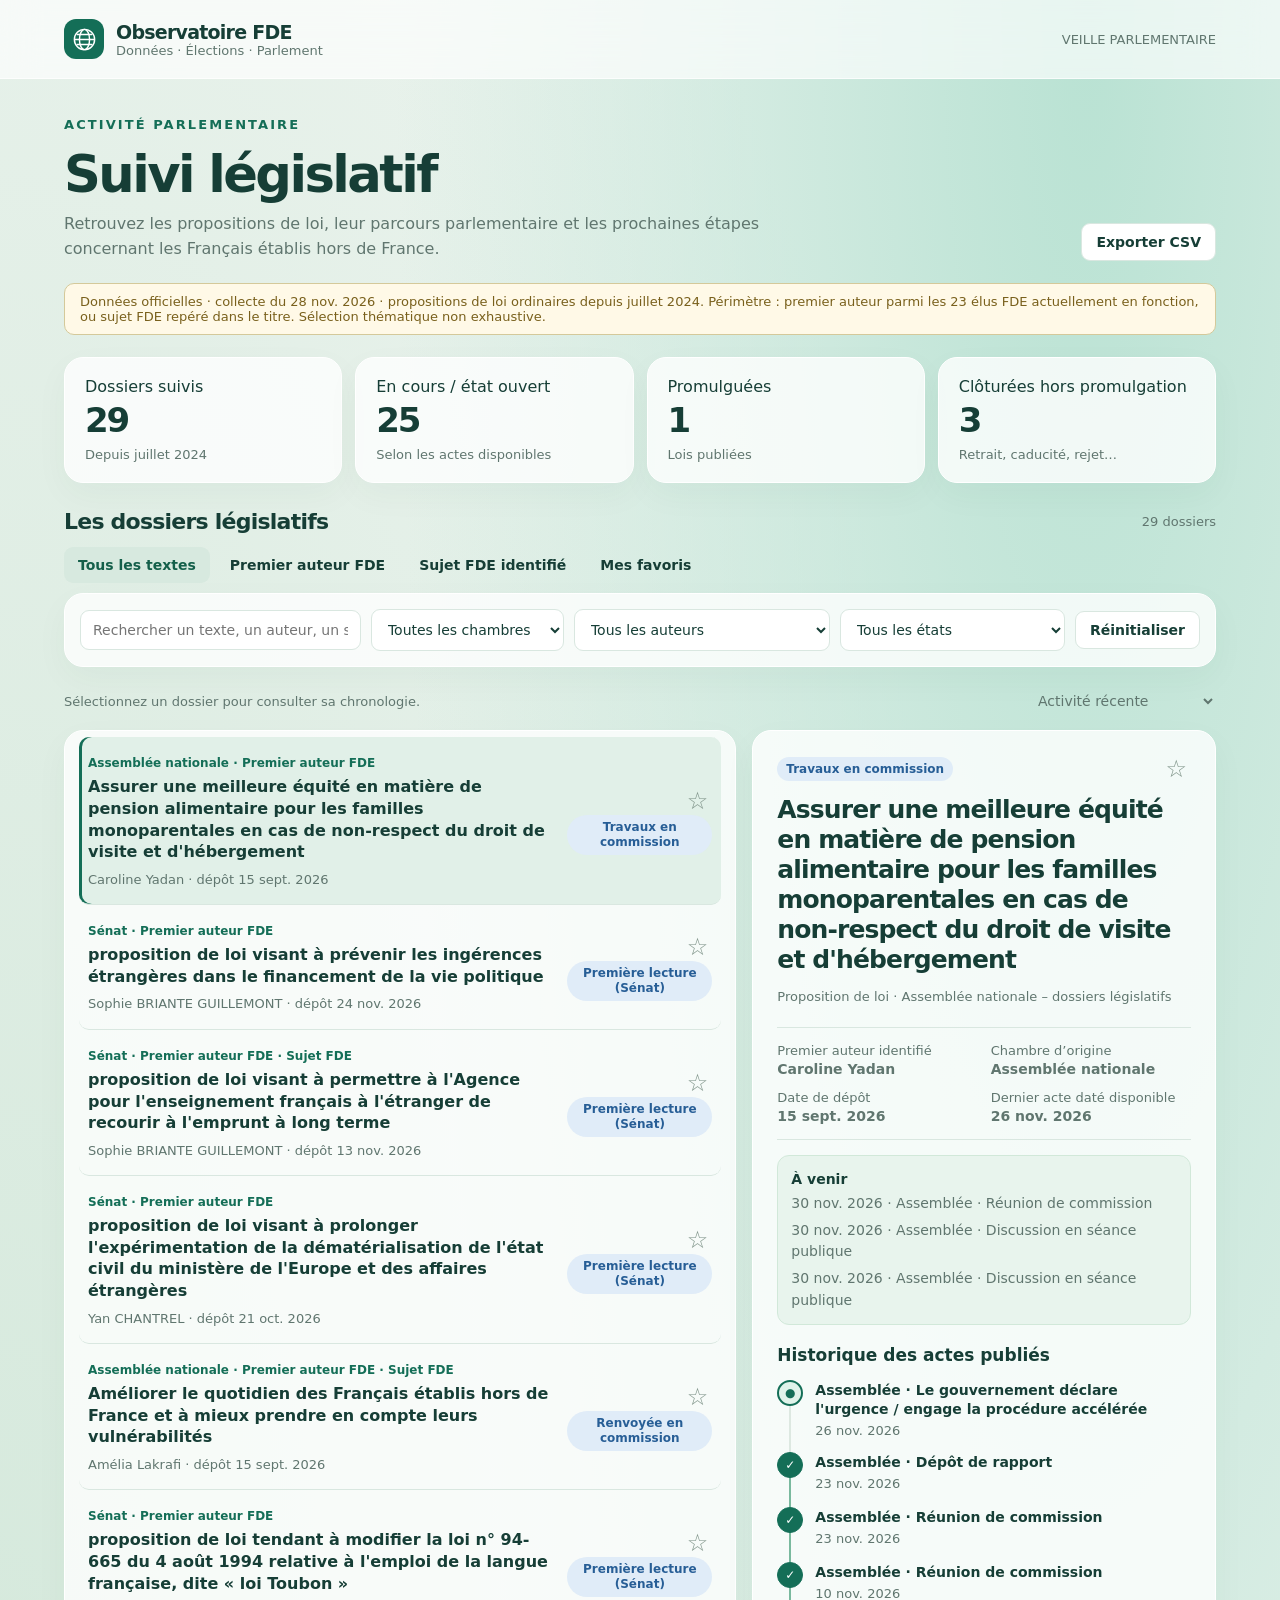
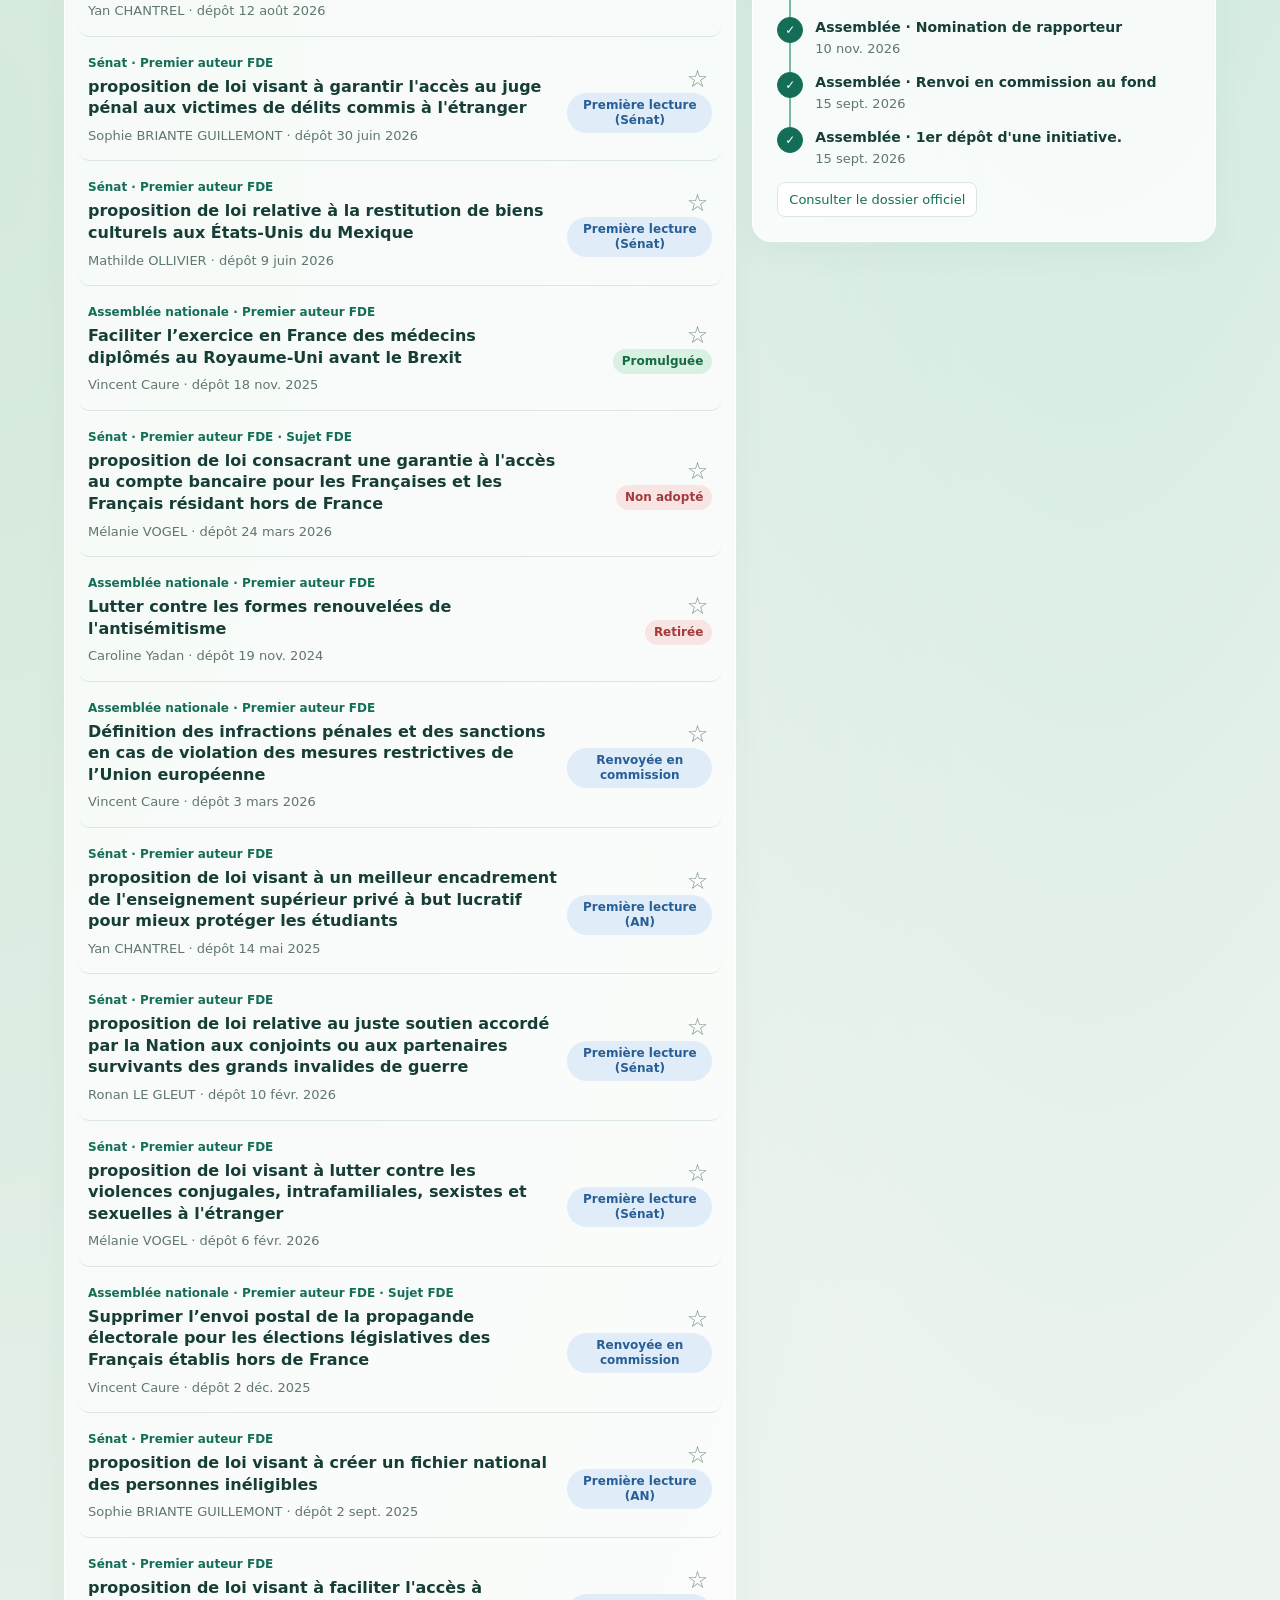
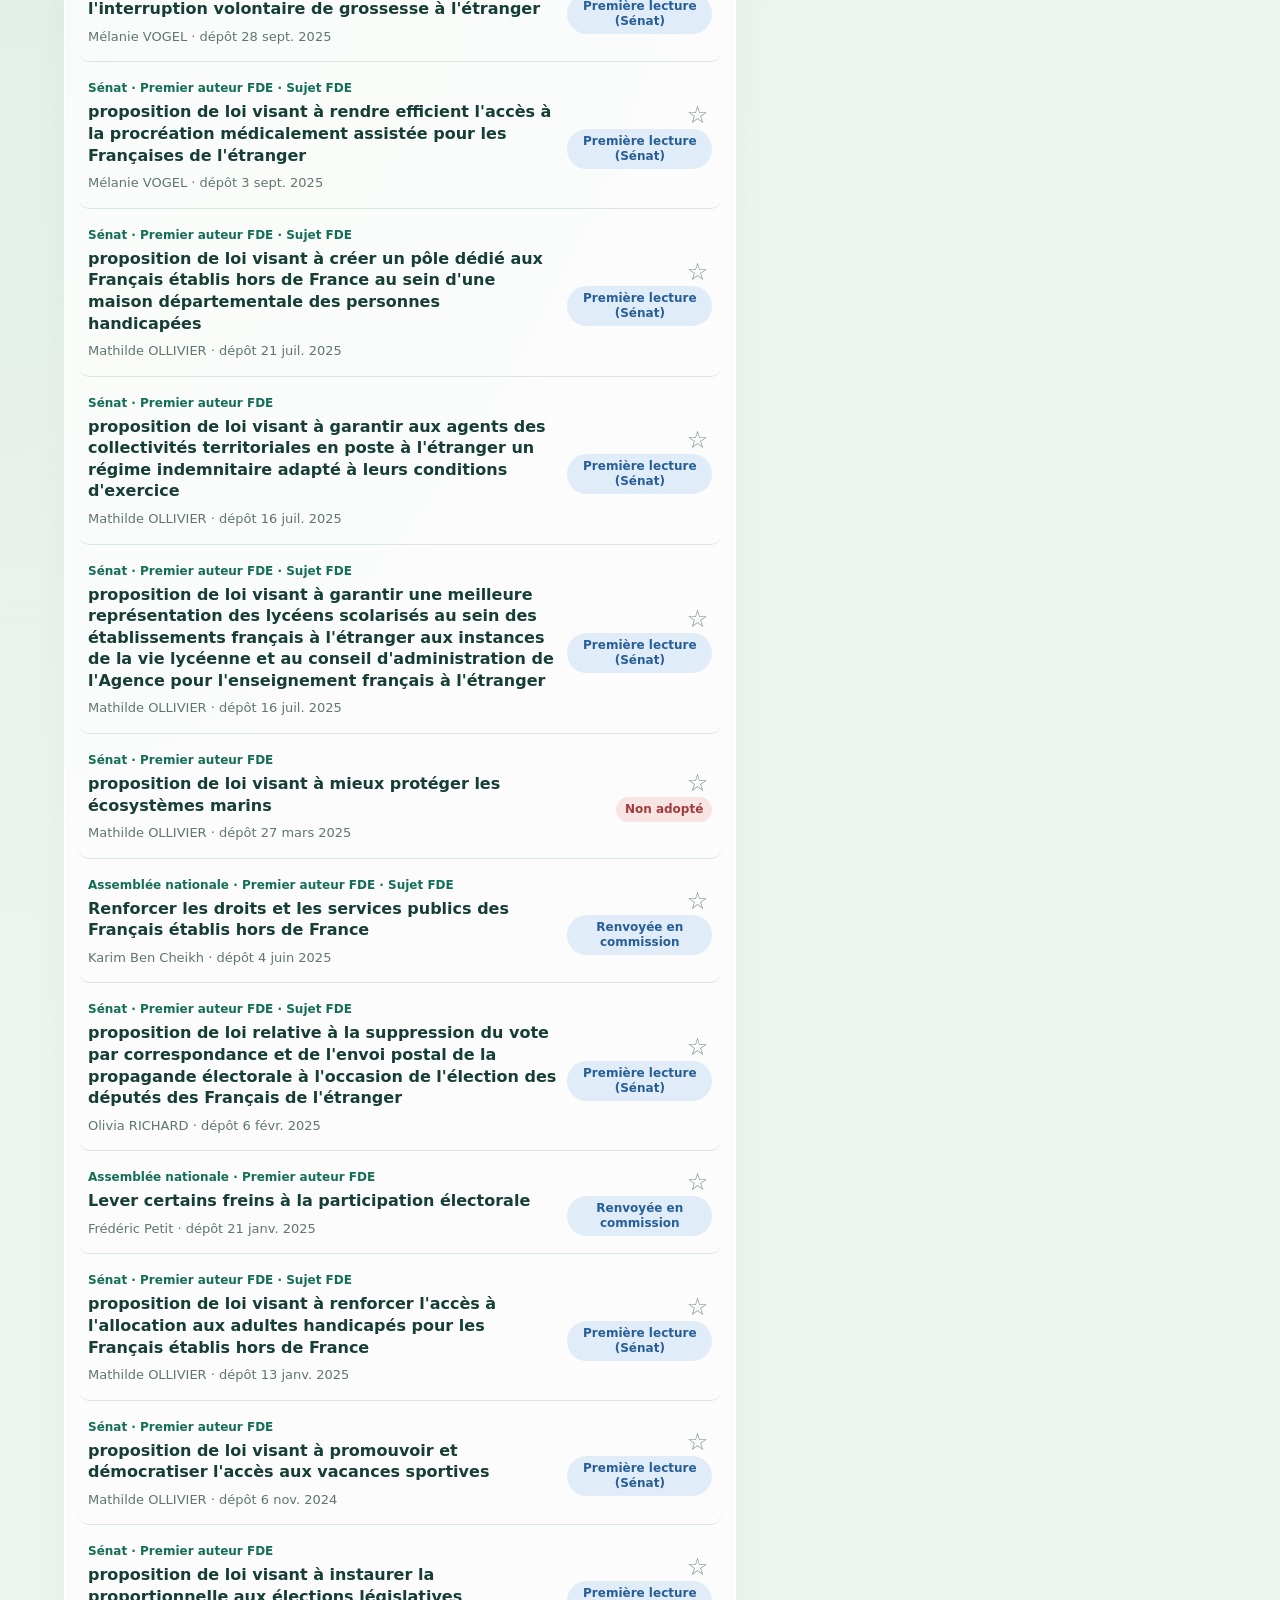
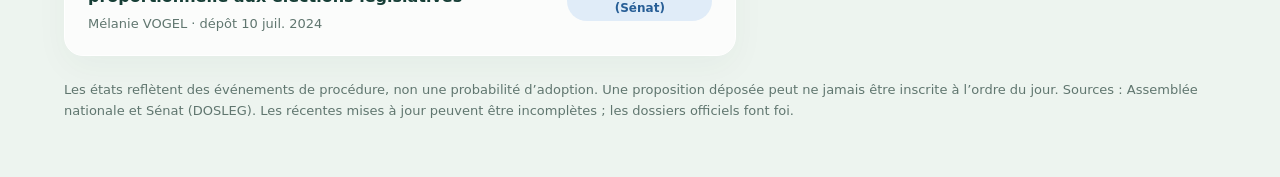
<file: suivi-legislatif-fde.html>
<!doctype html>
<html lang="fr">
<meta charset="utf-8">
<meta name="viewport" content="width=device-width, initial-scale=1">
<title>Suivi législatif · Observatoire FDE</title>
<style>
:root{--ink:#163e36;--muted:#60766f;--green:#146e57;--line:#d9e7e0;--bg:#edf4ef;--white:#fff;--orange:#a66a12}*{box-sizing:border-box}body{margin:0;color:var(--ink);background:radial-gradient(ellipse at 85% 0%,#b9e2d3 0,transparent 45%),radial-gradient(ellipse at 0 35%,#d5e9dc 0,transparent 55%),var(--bg);font:16px system-ui,-apple-system,BlinkMacSystemFont,"Segoe UI",sans-serif;min-height:100vh}button,input,select{font:inherit}button{cursor:pointer;color:inherit}button:focus-visible,a:focus-visible,input:focus-visible,select:focus-visible{outline:3px solid #39a78c;outline-offset:3px}header{display:flex;align-items:center;justify-content:space-between;gap:16px;padding:19px 5%;border-bottom:1px solid #ffffffb0;background:#ffffffa9;backdrop-filter:blur(18px)}.brand{display:flex;align-items:center;gap:12px;font-weight:750;letter-spacing:-.04em;font-size:19px}.logo{width:40px;height:40px;background:var(--green);color:white;border-radius:12px;display:grid;place-items:center}.logo svg{width:27px}.small{font-size:13px;color:var(--muted);letter-spacing:0;font-weight:500}.main{max-width:1440px;margin:auto;padding:38px 5% 55px}.eyebrow{font-size:13px;color:var(--green);text-transform:uppercase;letter-spacing:.16em;font-weight:750}.hero{display:flex;justify-content:space-between;align-items:flex-end;gap:20px;margin:8px 0 22px}.hero h1{font-size:clamp(34px,4vw,54px);letter-spacing:-.05em;line-height:1.07;margin:7px 0 10px}.hero p{margin:0;color:var(--muted);max-width:760px;line-height:1.55}.demo{padding:10px 15px;border:1px solid #d4c99a;background:#fff9e7;color:#79601c;border-radius:10px;font-size:13px;margin-bottom:22px}.stats{display:grid;grid-template-columns:repeat(4,1fr);gap:13px;margin-bottom:26px}.glass{background:#ffffffc9;border:1px solid #fff;border-radius:19px;box-shadow:0 12px 34px #2648390a}.stat{padding:19px 20px;text-align:left;transition:.15s}.stat:hover{transform:translateY(-2px);border-color:#7ab9a5}.stat strong{display:block;font-size:34px;letter-spacing:-.06em;margin:4px 0}.stat small{color:var(--muted);font-size:13px}.section-head{display:flex;justify-content:space-between;align-items:center;gap:15px;margin:18px 0 13px}.section-head h2{font-size:22px;margin:0;letter-spacing:-.035em}.toolbar{display:flex;gap:10px;flex-wrap:wrap;align-items:center;padding:15px}.toolbar input,.toolbar select{border:1px solid var(--line);border-radius:9px;background:#fff;padding:11px 12px;min-width:0;color:var(--ink);font-size:14px}.toolbar input{flex:1;min-width:210px}.btn{background:white;border:1px solid var(--line);border-radius:9px;padding:10px 14px;font-size:14px;font-weight:650}.btn.active,.btn.primary{background:var(--green);color:#fff;border-color:var(--green)}.tabs{display:flex;flex-wrap:wrap;gap:6px;margin-bottom:10px}.tabs button{border:0;background:transparent;padding:10px 14px;border-radius:9px;font-weight:650;font-size:14px}.tabs button.active{background:#d7e9df;color:#145f4a}.layout{display:grid;grid-template-columns:minmax(0,1.45fr) minmax(340px,1fr);gap:16px;align-items:start}.list{padding:6px 14px}.row{display:grid;grid-template-columns:minmax(0,1fr) 112px;gap:9px;align-items:center;border-bottom:1px solid var(--line);padding:15px 9px;cursor:pointer;border-radius:10px}.row:last-child{border-bottom:0}.row.selected{background:#e1f0e8;box-shadow:inset 3px 0 var(--green)}.row:hover{background:#eaf4ee}.row h3{font-size:16px;line-height:1.35;margin:5px 0 7px;font-weight:720}.meta{font-size:13px;color:var(--muted);line-height:1.5}.pill{border-radius:30px;font-size:12px;font-weight:700;padding:5px 9px;background:#e9eeeb;color:#53645c;display:inline-block;white-space:nowrap}.pill.green{background:#d9f1e2;color:#166a43}.pill.blue{background:#e0ecf8;color:#275e96}.pill.orange{background:#fff0d6;color:#95621a}.pill.red{background:#f9e4e4;color:#a23b3b}.tag{font-size:12px;color:var(--green);font-weight:650}.row-right{text-align:right}.star{border:0;background:transparent;font-size:24px;color:#84988e;padding:0 4px}.star.on{color:#bf841a}.mini{display:flex;gap:4px;justify-content:flex-end;margin:8px 0}.mini span{height:5px;flex:1;border-radius:5px;background:#d9e4dd}.mini .done{background:#359e7b}.mini .current{background:#71bba1}.detail{padding:24px;position:sticky;top:15px}.detail h2{font-size:25px;letter-spacing:-.035em;line-height:1.2;margin:12px 0}.detail p{line-height:1.55;color:var(--muted);font-size:15px}.detail-top{display:flex;justify-content:space-between;align-items:center}.info{display:grid;grid-template-columns:1fr 1fr;gap:13px;padding:15px 0;border-top:1px solid var(--line);border-bottom:1px solid var(--line)}.info strong{display:block;font-size:14px;margin-top:3px}.timeline{margin-top:20px}.timeline h3{font-size:17px;margin:0 0 15px}.step{display:flex;gap:12px;position:relative;min-height:55px}.step:not(:last-child):before{content:"";position:absolute;left:12px;top:25px;bottom:0;width:2px;background:#dde8e1}.step.complete:not(:last-child):before{background:#7ab99e}.circle{width:26px;height:26px;flex:none;border-radius:50%;background:#f0f4f1;border:1px solid #d4e1d9;color:#789083;display:grid;place-items:center;font-size:12px;z-index:1}.complete .circle{background:var(--green);color:white;border-color:var(--green)}.current .circle{background:#e0f3ea;border:2px solid var(--green);color:var(--green)}.step strong{font-size:14px}.step.future strong{color:#83948c}.step .meta{margin:3px 0 11px}.next{padding:13px;background:#e8f4ed;border:1px solid #d1e8d9;border-radius:12px;margin:15px 0}.next strong{font-size:14px}.next p{font-size:14px;margin:5px 0 0}.sources{display:flex;gap:9px;flex-wrap:wrap}.sources a{font-size:13px;text-decoration:none;color:var(--green);border:1px solid var(--line);border-radius:8px;padding:9px 11px;background:white}.footer{margin-top:24px;color:var(--muted);font-size:13px;line-height:1.6}.empty{padding:40px 15px;text-align:center;color:var(--muted)}@media(max-width:900px){.layout{grid-template-columns:1fr}.detail{position:static}.stats{grid-template-columns:repeat(2,1fr)}}@media(max-width:520px){header{padding:14px 4%}.header-note{display:none}.main{padding:25px 4%}.hero{display:block}.stats{gap:8px}.stat{padding:14px}.stat strong{font-size:27px}.row{grid-template-columns:1fr 95px}.toolbar select{flex:1}.detail{padding:18px}.row h3{font-size:15px}}
.row{grid-template-columns:minmax(0,1fr) minmax(116px,145px)}.row-right .pill{white-space:normal;text-align:center;line-height:1.25;max-width:100%}@media(max-width:520px){.row{grid-template-columns:minmax(0,1fr) 100px}}
html.embedded body{min-height:0;background:transparent}html.embedded header,html.embedded .eyebrow,html.embedded .hero>div{display:none}html.embedded .main{max-width:none;padding:0 3px 12px}html.embedded .hero{justify-content:flex-end;margin:0 0 12px}html.embedded .detail{position:static}html.embedded .hero .btn{display:block;margin-left:auto}html.embedded .list{max-height:800px;overflow:auto}@media(max-width:900px){html.embedded .list{max-height:460px}}
</style>
<script>if(new URLSearchParams(location.search).get('embedded')==='1'&&window.parent!==window)document.documentElement.classList.add('embedded');</script>
<header><div class="brand"><div class="logo"><svg viewBox="0 0 32 32" fill="none" stroke="currentColor" stroke-width="1.7"><circle cx="16" cy="16" r="12"/><ellipse cx="16" cy="16" rx="6" ry="12"/><path d="M4 16h24M7 10h18M7 22h18"/></svg></div><div>Observatoire FDE<div class="small">Données · Élections · Parlement</div></div></div><div class="small header-note">VEILLE PARLEMENTAIRE</div></header>
<main class="main"><div class="eyebrow">Activité parlementaire</div><div class="hero"><div><h1>Suivi législatif</h1><p>Retrouvez les propositions de loi, leur parcours parlementaire et les prochaines étapes concernant les Français établis hors de France.</p></div><button class="btn" id="export">Exporter CSV</button></div>
<div class="demo">Chargement des données officielles…</div>
<div class="stats" id="stats"></div>
<div class="section-head"><h2>Les dossiers législatifs</h2><span class="small" id="count"></span></div>
<div class="tabs" id="tabs"><button data-scope="all" class="active">Tous les textes</button><button data-scope="authors">Premier auteur FDE</button><button data-scope="subject">Sujet FDE identifié</button><button data-scope="saved">Mes favoris</button></div>
<div class="toolbar glass"><input id="query" placeholder="Rechercher un texte, un auteur, un sujet…" aria-label="Rechercher"><select id="chamber" aria-label="Chambre"><option value="">Toutes les chambres</option><option>Assemblée nationale</option><option>Sénat</option></select><select id="theme" aria-label="Auteur"><option value="">Tous les auteurs</option></select><select id="status" aria-label="État du dossier"><option value="">Tous les états</option></select><button class="btn" id="reset">Réinitialiser</button></div>
<div class="section-head"><span class="small">Sélectionnez un dossier pour consulter sa chronologie.</span><select id="sort" aria-label="Trier" style="padding:7px;border:0;background:transparent;color:var(--muted);font-size:14px"><option value="recent">Activité récente</option><option value="progress">Étape la plus avancée</option><option value="title">Titre A–Z</option></select></div>
<div class="layout"><div class="list glass" id="list"></div><aside class="detail glass" id="detail" aria-live="polite"></aside></div>
<div class="footer">Les états reflètent des événements de procédure, non une probabilité d’adoption. Une proposition déposée peut ne jamais être inscrite à l’ordre du jour. Sources : Assemblée nationale et Sénat (DOSLEG). Les récentes mises à jour peuvent être incomplètes ; les dossiers officiels font foi.</div></main>
<script>
let SNAPSHOT=/*DATA_BEGIN*/{"updated":"2026-11-28","start":"2024-07-08","dossiers":[{"id":"DLR5L17N53192","title":"Faciliter l’exercice en France des médecins diplômés au Royaume-Uni avant le Brexit","author":"Vincent Caure","chamber":"Assemblée nationale","theme":"Non classé","authors":true,"subject":false,"deposit":"2025-11-18","when":"2026-05-15","status":"Promulguée","step":6,"closed":true,"events":[{"date":"2025-11-18","label":"Assemblée · 1er dépôt d'une initiative.","code":"AN1-DEPOT","type":"DepotInitiative_Type","conclusion":""},{"date":"2025-11-18","label":"Assemblée · Renvoi en commission au fond","code":"AN1-COM-FOND-SAISIE","type":"SaisieComFond_Type","conclusion":""},{"date":"2026-01-09","label":"Assemblée · Le gouvernement déclare l'urgence / engage la procédure accélérée","code":"AN1-PROCACC","type":"ProcedureAccelere_Type","conclusion":""},{"date":"2026-01-13","label":"Assemblée · Nomination de rapporteur","code":"AN1-COM-FOND-NOMIN","type":"NominRapporteurs_Type","conclusion":""},{"date":"2026-01-14","label":"Assemblée · Réunion de commission","code":"AN1-COM-FOND-REUNION","type":"DiscussionCommission_Type","conclusion":""},{"date":"2026-01-14","label":"Assemblée · Dépôt de rapport","code":"AN1-COM-FOND-RAPPORT","type":"DepotRapport_Type","conclusion":""},{"date":"2026-02-16","label":"Assemblée · Discussion en séance publique","code":"AN1-DEBATS-SEANCE","type":"DiscussionSeancePublique_Type","conclusion":""},{"date":"2026-02-16","label":"Assemblée · Décision : adoptée","code":"AN1-DEBATS-DEC","type":"Decision_Type","conclusion":"adoptée"},{"date":"2026-02-16","label":"Sénat · Dépôt d'une initiative en navette","code":"SN1-DEPOT","type":"DepotInitiativeNavette_Type","conclusion":""},{"date":"2026-02-16","label":"Sénat · Renvoi en commission au fond","code":"SN1-COM-FOND-SAISIE","type":"SaisieComFond_Type","conclusion":""},{"date":"2026-03-24","label":"Sénat · Dépôt de rapport","code":"SN1-COM-FOND-RAPPORT","type":"DepotRapport_Type","conclusion":""},{"date":"2026-03-31","label":"Sénat · Discussion en séance publique","code":"SN1-DEBATS-SEANCE","type":"DiscussionSeancePublique_Type","conclusion":""},{"date":"2026-03-31","label":"Sénat · Décision : modifiée","code":"SN1-DEBATS-DEC","type":"Decision_Type","conclusion":"modifiée"},{"date":"2026-03-31","label":"Assemblée · Dépôt d'une initiative en navette","code":"AN2-DEPOT","type":"DepotInitiativeNavette_Type","conclusion":""},{"date":"2026-03-31","label":"Assemblée · Renvoi en commission au fond","code":"AN2-COM-FOND-SAISIE","type":"SaisieComFond_Type","conclusion":""},{"date":"2026-04-28","label":"Assemblée · Réunion de commission","code":"AN2-COM-FOND-REUNION","type":"DiscussionCommission_Type","conclusion":""},{"date":"2026-04-29","label":"Assemblée · Dépôt de rapport","code":"AN2-COM-FOND-RAPPORT","type":"DepotRapport_Type","conclusion":""},{"date":"2026-05-04","label":"Assemblée · Discussion en séance publique","code":"AN2-DEBATS-SEANCE","type":"DiscussionSeancePublique_Type","conclusion":""},{"date":"2026-05-04","label":"Assemblée · Décision : adoptée sans modification","code":"AN2-DEBATS-DEC","type":"Decision_Type","conclusion":"adoptée sans modification"},{"date":"2026-05-15","label":"Promulgation d'une loi","code":"PROM-PUB","type":"Promulgation_Type","conclusion":""}],"future":[],"url":"https://www.assemblee-nationale.fr/dyn/17/dossiers/faciliter_exercice_france_medecins_diplomes_royaume_uni_avant_brexit_17e","cosignataires":[],"source":"Assemblée nationale – dossiers législatifs"},{"id":"DLR5L17N53853","title":"Définition des infractions pénales et des sanctions en cas de violation des mesures restrictives de l’Union européenne","author":"Vincent Caure","chamber":"Assemblée nationale","theme":"Non classé","authors":true,"subject":false,"deposit":"2026-03-03","when":"2026-03-03","status":"Renvoyée en commission","step":1,"closed":false,"events":[{"date":"2026-03-03","label":"Assemblée · 1er dépôt d'une initiative.","code":"AN1-DEPOT","type":"DepotInitiative_Type","conclusion":""},{"date":"2026-03-03","label":"Assemblée · Renvoi en commission au fond","code":"AN1-COM-FOND-SAISIE","type":"SaisieComFond_Type","conclusion":""}],"future":[],"url":"https://www.assemblee-nationale.fr/dyn/17/dossiers/def_infraction_violation_ue_17e","cosignataires":[],"source":"Assemblée nationale – dossiers législatifs"},{"id":"DLR5L17N53274","title":"Supprimer l’envoi postal de la propagande électorale pour les élections législatives des Français établis hors de France","author":"Vincent Caure","chamber":"Assemblée nationale","theme":"Non classé","authors":true,"subject":true,"deposit":"2025-12-02","when":"2025-12-02","status":"Renvoyée en commission","step":1,"closed":false,"events":[{"date":"2025-12-02","label":"Assemblée · 1er dépôt d'une initiative.","code":"AN1-DEPOT","type":"DepotInitiative_Type","conclusion":""},{"date":"2025-12-02","label":"Assemblée · Renvoi en commission au fond","code":"AN1-COM-FOND-SAISIE","type":"SaisieComFond_Type","conclusion":""}],"future":[],"url":"https://www.assemblee-nationale.fr/dyn/17/dossiers/supprimer_envoi_postal_propagande_electorale_17e","cosignataires":[],"source":"Assemblée nationale – dossiers législatifs"},{"id":"DLR5L17N54904","title":"Assurer une meilleure équité en matière de pension alimentaire pour les familles monoparentales en cas de non-respect du droit de visite et d'hébergement","author":"Caroline Yadan","chamber":"Assemblée nationale","theme":"Non classé","authors":true,"subject":false,"deposit":"2026-09-15","when":"2026-11-26","status":"Travaux en commission","step":2,"closed":false,"events":[{"date":"2026-09-15","label":"Assemblée · 1er dépôt d'une initiative.","code":"AN1-DEPOT","type":"DepotInitiative_Type","conclusion":""},{"date":"2026-09-15","label":"Assemblée · Renvoi en commission au fond","code":"AN1-COM-FOND-SAISIE","type":"SaisieComFond_Type","conclusion":""},{"date":"2026-11-10","label":"Assemblée · Nomination de rapporteur","code":"AN1-COM-FOND-NOMIN","type":"NominRapporteurs_Type","conclusion":""},{"date":"2026-11-10","label":"Assemblée · Réunion de commission","code":"AN1-COM-FOND-REUNION","type":"DiscussionCommission_Type","conclusion":""},{"date":"2026-11-23","label":"Assemblée · Réunion de commission","code":"AN1-COM-FOND-REUNION","type":"DiscussionCommission_Type","conclusion":""},{"date":"2026-11-23","label":"Assemblée · Dépôt de rapport","code":"AN1-COM-FOND-RAPPORT","type":"DepotRapport_Type","conclusion":""},{"date":"2026-11-26","label":"Assemblée · Le gouvernement déclare l'urgence / engage la procédure accélérée","code":"AN1-PROCACC","type":"ProcedureAccelere_Type","conclusion":""}],"future":[{"date":"2026-11-30","label":"Assemblée · Réunion de commission","code":"AN1-COM-FOND-REUNION","type":"DiscussionCommission_Type","conclusion":""},{"date":"2026-11-30","label":"Assemblée · Discussion en séance publique","code":"AN1-DEBATS-SEANCE","type":"DiscussionSeancePublique_Type","conclusion":""},{"date":"2026-11-30","label":"Assemblée · Discussion en séance publique","code":"AN1-DEBATS-SEANCE","type":"DiscussionSeancePublique_Type","conclusion":""}],"url":"https://www.assemblee-nationale.fr/dyn/17/dossiers/meilleure_equite_pension_alimentaire_familles_monoparentales_17e","cosignataires":[],"source":"Assemblée nationale – dossiers législatifs"},{"id":"DLR5L17N54855","title":"Améliorer le quotidien des Français établis hors de France et à mieux prendre en compte leurs vulnérabilités","author":"Amélia Lakrafi","chamber":"Assemblée nationale","theme":"Non classé","authors":true,"subject":true,"deposit":"2026-09-15","when":"2026-09-15","status":"Renvoyée en commission","step":1,"closed":false,"events":[{"date":"2026-09-15","label":"Assemblée · 1er dépôt d'une initiative.","code":"AN1-DEPOT","type":"DepotInitiative_Type","conclusion":""},{"date":"2026-09-15","label":"Assemblée · Renvoi en commission au fond","code":"AN1-COM-FOND-SAISIE","type":"SaisieComFond_Type","conclusion":""}],"future":[],"url":"https://www.assemblee-nationale.fr/dyn/17/dossiers/mesures_quotidien_francais_etrangers_17e","cosignataires":[],"source":"Assemblée nationale – dossiers législatifs"},{"id":"DLR5L17N50906","title":"Lutter contre les formes renouvelées de l'antisémitisme","author":"Caroline Yadan","chamber":"Assemblée nationale","theme":"Non classé","authors":true,"subject":false,"deposit":"2024-11-19","when":"2026-04-16","status":"Retirée","step":0,"closed":true,"events":[{"date":"2024-11-19","label":"Assemblée · 1er dépôt d'une initiative.","code":"AN1-DEPOT","type":"DepotInitiative_Type","conclusion":""},{"date":"2024-11-19","label":"Assemblée · Avis du Conseil d'Etat","code":"AN1-AVCE","type":"DepotAvisConseilEtat_Type","conclusion":""},{"date":"2024-11-19","label":"Assemblée · Renvoi en commission au fond","code":"AN1-COM-FOND-SAISIE","type":"SaisieComFond_Type","conclusion":""},{"date":"2025-12-17","label":"Assemblée · Nomination de rapporteur","code":"AN1-COM-FOND-NOMIN","type":"NominRapporteurs_Type","conclusion":""},{"date":"2025-12-17","label":"Assemblée · Réunion de commission","code":"AN1-COM-FOND-REUNION","type":"DiscussionCommission_Type","conclusion":""},{"date":"2026-01-20","label":"Assemblée · Réunion de commission","code":"AN1-COM-FOND-REUNION","type":"DiscussionCommission_Type","conclusion":""},{"date":"2026-01-20","label":"Assemblée · Dépôt de rapport","code":"AN1-COM-FOND-RAPPORT","type":"DepotRapport_Type","conclusion":""},{"date":"2026-01-23","label":"Assemblée · Le gouvernement déclare l'urgence / engage la procédure accélérée","code":"AN1-PROCACC","type":"ProcedureAccelere_Type","conclusion":""},{"date":"2026-01-26","label":"Assemblée · Réunion de commission","code":"AN1-COM-FOND-REUNION","type":"DiscussionCommission_Type","conclusion":""},{"date":"2026-04-16","label":"Assemblée · Retrait d'une initiative","code":"AN1-RTRINI","type":"RetraitInitiative_Type","conclusion":""}],"future":[],"url":"https://www.assemblee-nationale.fr/dyn/17/dossiers/lutter_formes_renouvelees_antisemitisme","cosignataires":[],"source":"Assemblée nationale – dossiers législatifs"},{"id":"DLR5L17N51327","title":"Lever certains freins à la participation électorale","author":"Frédéric Petit","chamber":"Assemblée nationale","theme":"Non classé","authors":true,"subject":false,"deposit":"2025-01-21","when":"2025-01-21","status":"Renvoyée en commission","step":1,"closed":false,"events":[{"date":"2025-01-21","label":"Assemblée · 1er dépôt d'une initiative.","code":"AN1-DEPOT","type":"DepotInitiative_Type","conclusion":""},{"date":"2025-01-21","label":"Assemblée · Renvoi en commission au fond","code":"AN1-COM-FOND-SAISIE","type":"SaisieComFond_Type","conclusion":""}],"future":[],"url":"https://www.assemblee-nationale.fr/dyn/17/dossiers/lever_freins_participation_electorale_17","cosignataires":[],"source":"Assemblée nationale – dossiers législatifs"},{"id":"DLR5L17N52223","title":"Renforcer les droits et les services publics des Français établis hors de France","author":"Karim Ben Cheikh","chamber":"Assemblée nationale","theme":"Non classé","authors":true,"subject":true,"deposit":"2025-06-04","when":"2025-06-04","status":"Renvoyée en commission","step":1,"closed":false,"events":[{"date":"2025-06-04","label":"Assemblée · 1er dépôt d'une initiative.","code":"AN1-DEPOT","type":"DepotInitiative_Type","conclusion":""},{"date":"2025-06-04","label":"Assemblée · Renvoi en commission au fond","code":"AN1-COM-FOND-SAISIE","type":"SaisieComFond_Type","conclusion":""}],"future":[],"url":"https://www.assemblee-nationale.fr/dyn/17/dossiers/renforcer_droit_services_publics_francais_etablis_hors_france_17e","cosignataires":[],"source":"Assemblée nationale – dossiers législatifs"},{"id":"SN-2023-727","title":"proposition de loi visant à instaurer la proportionnelle aux élections législatives","author":"Mélanie VOGEL","chamber":"Sénat","theme":"Pouvoirs publics et Constitution, Société","authors":true,"subject":false,"deposit":"2024-07-10","when":"2024-07-10","status":"Première lecture (Sénat)","step":1,"closed":false,"events":[{"date":"2024-07-10","label":"Sénat · 1er dépôt d'une initiative.","code":"SN1-DEPOT","type":"DepotInitiative_Type","conclusion":""},{"date":"2024-07-10","label":"Sénat · Renvoi en commission au fond","code":"SN1-COM-FOND-SAISIE","type":"SaisieComFond_Type","conclusion":""}],"future":[],"url":"https://www.senat.fr/dossier-legislatif/ppl23-727.html","cosignataires":["Guy BENARROCHE","Grégory BLANC","Ronan DANTEC","Thomas DOSSUS","Jacques FERNIQUE","Guillaume GONTARD","Antoinette GUHL","Yannick JADOT","Monique de MARCO","Akli MELLOULI","Mathilde OLLIVIER","Raymonde PONCET MONGE","Daniel SALMON","Ghislaine SENÉE","Anne SOUYRIS"],"source":"Sénat – DOSLEG","limitations":"État issu du fichier officiel DOSLEG. Les dates non publiées dans ce fichier ne sont pas déduites."},{"id":"SN-2024-123","title":"proposition de loi visant à promouvoir et démocratiser l'accès aux vacances sportives","author":"Mathilde OLLIVIER","chamber":"Sénat","theme":"Culture, Société, Sports","authors":true,"subject":false,"deposit":"2024-11-06","when":"2024-11-06","status":"Première lecture (Sénat)","step":1,"closed":false,"events":[{"date":"2024-11-06","label":"Sénat · 1er dépôt d'une initiative.","code":"SN1-DEPOT","type":"DepotInitiative_Type","conclusion":""},{"date":"2024-11-06","label":"Sénat · Renvoi en commission au fond","code":"SN1-COM-FOND-SAISIE","type":"SaisieComFond_Type","conclusion":""}],"future":[],"url":"https://www.senat.fr/dossier-legislatif/ppl24-123.html","cosignataires":["Guy BENARROCHE","Grégory BLANC","Ronan DANTEC","Thomas DOSSUS","Jacques FERNIQUE","Guillaume GONTARD","Antoinette GUHL","Yannick JADOT","Monique de MARCO","Akli MELLOULI","Raymonde PONCET MONGE","Daniel SALMON","Ghislaine SENÉE","Anne SOUYRIS","Mélanie VOGEL"],"source":"Sénat – DOSLEG","limitations":"État issu du fichier officiel DOSLEG. Les dates non publiées dans ce fichier ne sont pas déduites."},{"id":"SN-2024-238","title":"proposition de loi visant à renforcer l'accès à l'allocation aux adultes handicapés pour les Français établis hors de France","author":"Mathilde OLLIVIER","chamber":"Sénat","theme":"Économie et finances, fiscalité, Famille, Société","authors":true,"subject":true,"deposit":"2025-01-13","when":"2025-01-13","status":"Première lecture (Sénat)","step":1,"closed":false,"events":[{"date":"2025-01-13","label":"Sénat · 1er dépôt d'une initiative.","code":"SN1-DEPOT","type":"DepotInitiative_Type","conclusion":""},{"date":"2025-01-13","label":"Sénat · Renvoi en commission au fond","code":"SN1-COM-FOND-SAISIE","type":"SaisieComFond_Type","conclusion":""}],"future":[],"url":"https://www.senat.fr/dossier-legislatif/ppl24-238.html","cosignataires":["Mélanie VOGEL"],"source":"Sénat – DOSLEG","limitations":"État issu du fichier officiel DOSLEG. Les dates non publiées dans ce fichier ne sont pas déduites."},{"id":"SN-2024-316","title":"proposition de loi relative à la suppression du vote par correspondance et de l'envoi postal de la propagande électorale à l'occasion de l'élection des députés des Français de l'étranger","author":"Olivia RICHARD","chamber":"Sénat","theme":"Pouvoirs publics et Constitution, Société","authors":true,"subject":true,"deposit":"2025-02-06","when":"2025-02-06","status":"Première lecture (Sénat)","step":1,"closed":false,"events":[{"date":"2025-02-06","label":"Sénat · 1er dépôt d'une initiative.","code":"SN1-DEPOT","type":"DepotInitiative_Type","conclusion":""},{"date":"2025-02-06","label":"Sénat · Renvoi en commission au fond","code":"SN1-COM-FOND-SAISIE","type":"SaisieComFond_Type","conclusion":""}],"future":[],"url":"https://www.senat.fr/dossier-legislatif/ppl24-316.html","cosignataires":["Olivier CADIC","Sophie BRIANTE GUILLEMONT","Samantha CAZEBONNE","Yan CHANTREL","Hélène CONWAY-MOURET","Christophe-André FRASSA","Ronan LE GLEUT","Mathilde OLLIVIER","Évelyne RENAUD-GARABEDIAN","Jean-Luc RUELLE","Mélanie VOGEL","Jean-Michel ARNAUD","Christian BILHAC","Annick BILLON","Yves BLEUNVEN","François BONNEAU","Henri CABANEL","Michel CANÉVET","Cédric CHEVALIER","Édouard COURTIAL","Laure DARCOS","Vincent DELAHAYE","Agnès EVREN","Philippe FOLLIOT","Amel GACQUERRE","Philippe GROSVALET","Jocelyne GUIDEZ","Olivier HENNO","Christine HERZOG","Jean HINGRAY","Annick JACQUEMET","Micheline JACQUES","Lauriane JOSENDE","Mireille JOUVE","Henri LEROY","Pierre-Antoine LEVI","Laurence MULLER-BRONN","Anne-Sophie PATRU","Bernard PILLEFER","Anne-Sophie ROMAGNY","Dominique VÉRIEN","Sylvie VERMEILLET","Pierre-Jean VERZELEN","Louis VOGEL"],"source":"Sénat – DOSLEG","limitations":"État issu du fichier officiel DOSLEG. Les dates non publiées dans ce fichier ne sont pas déduites."},{"id":"SN-2024-492","title":"proposition de loi visant à mieux protéger les écosystèmes marins","author":"Mathilde OLLIVIER","chamber":"Sénat","theme":"Agriculture et pêche, Environnement, Société","authors":true,"subject":false,"deposit":"2025-03-27","when":"2025-06-12","status":"Non adopté","step":0,"closed":true,"events":[{"date":"2025-03-27","label":"Sénat · 1er dépôt d'une initiative.","code":"SN1-DEPOT","type":"DepotInitiative_Type","conclusion":""},{"date":"2025-03-27","label":"Sénat · Renvoi en commission au fond","code":"SN1-COM-FOND-SAISIE","type":"SaisieComFond_Type","conclusion":""},{"date":"2025-06-04","label":"Sénat · Dépôt de rapport","code":"SN1-COM-FOND-RAPPORT","type":"DepotRapport_Type","conclusion":""},{"date":"2025-06-12","label":"Texte rejeté par le Sénat"}],"future":[],"url":"https://www.senat.fr/dossier-legislatif/ppl24-492.html","cosignataires":["Guy BENARROCHE","Grégory BLANC","Ronan DANTEC","Thomas DOSSUS","Jacques FERNIQUE","Guillaume GONTARD","Antoinette GUHL","Yannick JADOT","Monique de MARCO","Akli MELLOULI","Raymonde PONCET MONGE","Daniel SALMON","Ghislaine SENÉE","Anne SOUYRIS","Mélanie VOGEL"],"source":"Sénat – DOSLEG","limitations":"État issu du fichier officiel DOSLEG. Les dates non publiées dans ce fichier ne sont pas déduites."},{"id":"SN-2024-625","title":"proposition de loi visant à un meilleur encadrement de l'enseignement supérieur privé à but lucratif pour mieux protéger les étudiants","author":"Yan CHANTREL","chamber":"Sénat","theme":"Éducation","authors":true,"subject":false,"deposit":"2025-05-14","when":"2026-02-12","status":"Première lecture (AN)","step":4,"closed":false,"events":[{"date":"2025-05-14","label":"Sénat · 1er dépôt d'une initiative.","code":"SN1-DEPOT","type":"DepotInitiative_Type","conclusion":""},{"date":"2025-05-14","label":"Sénat · Renvoi en commission au fond","code":"SN1-COM-FOND-SAISIE","type":"SaisieComFond_Type","conclusion":""},{"date":"2026-02-04","label":"Sénat · Dépôt de rapport","code":"SN1-COM-FOND-RAPPORT","type":"DepotRapport_Type","conclusion":""},{"date":"2026-02-11","label":"Sénat · Discussion en séance publique","code":"SN1-DEBATS-SEANCE","type":"DiscussionSeancePublique_Type","conclusion":""},{"date":"2026-02-11","label":"Sénat · Décision : adoptée","code":"SN1-DEBATS-DEC","type":"Decision_Type","conclusion":"adoptée"},{"date":"2026-02-12","label":"Assemblée · Dépôt d'une initiative en navette","code":"AN1-DEPOT","type":"DepotInitiativeNavette_Type","conclusion":""},{"date":"2026-02-12","label":"Assemblée · Renvoi en commission au fond","code":"AN1-COM-FOND-SAISIE","type":"SaisieComFond_Type","conclusion":""}],"future":[],"url":"https://www.senat.fr/dossier-legislatif/ppl24-625.html","cosignataires":["Marie-Pierre MONIER","Patrick KANNER","Colombe BROSSEL","Karine DANIEL","Jean-Jacques LOZACH","Sylvie ROBERT","David ROS","Adel ZIANE","Viviane ARTIGALAS","Audrey BÉLIM","Florence BLATRIX CONTAT","Nicole BONNEFOY","Denis BOUAD","Hussein BOURGI","Isabelle BRIQUET","Marion CANALÈS","Rémi CARDON","Marie-Arlette CARLOTTI","Christophe CHAILLOU","Catherine CONCONNE","Hélène CONWAY-MOURET","Thierry COZIC","Jérôme DARRAS","Marie-Pierre de LA GONTRIE","Gilbert-Luc DEVINAZ","Jérôme DURAIN","Vincent ÉBLÉ","Frédérique ESPAGNAC","Sébastien FAGNEN","Rémi FÉRAUD","Corinne FÉRET","Jean-Luc FICHET","Hervé GILLÉ","Laurence HARRIBEY","Olivier JACQUIN","Éric JEANSANNETAS","Patrice JOLY","Bernard JOMIER","Gisèle JOURDA","Éric KERROUCHE","Annie LE HOUEROU","Audrey LINKENHELD","Monique LUBIN","Victorin LUREL","Didier MARIE","Serge MÉRILLOU","Jean-Jacques MICHAU","Franck MONTAUGÉ","Corinne NARASSIGUIN","Saïd OMAR OILI","Alexandre OUIZILLE","Sebastien PLA","Émilienne POUMIROL","Claude RAYNAL","Christian REDON-SARRAZY","Pierre-Alain ROIRON","Laurence ROSSIGNOL","Lucien STANZIONE","Rachid TEMAL","Jean-Claude TISSOT","Simon UZENAT","Mickaël VALLET","Jean-Marc VAYSSOUZE-FAURE","Michaël WEBER"],"source":"Sénat – DOSLEG","limitations":"État issu du fichier officiel DOSLEG. Les dates non publiées dans ce fichier ne sont pas déduites."},{"id":"SN-2024-858","title":"proposition de loi visant à garantir aux agents des collectivités territoriales en poste à l'étranger un régime indemnitaire adapté à leurs conditions d'exercice","author":"Mathilde OLLIVIER","chamber":"Sénat","theme":"Collectivités territoriales, Fonction publique","authors":true,"subject":false,"deposit":"2025-07-16","when":"2025-07-16","status":"Première lecture (Sénat)","step":1,"closed":false,"events":[{"date":"2025-07-16","label":"Sénat · 1er dépôt d'une initiative.","code":"SN1-DEPOT","type":"DepotInitiative_Type","conclusion":""},{"date":"2025-07-16","label":"Sénat · Renvoi en commission au fond","code":"SN1-COM-FOND-SAISIE","type":"SaisieComFond_Type","conclusion":""}],"future":[],"url":"https://www.senat.fr/dossier-legislatif/ppl24-858.html","cosignataires":["Mélanie VOGEL"],"source":"Sénat – DOSLEG","limitations":"État issu du fichier officiel DOSLEG. Les dates non publiées dans ce fichier ne sont pas déduites."},{"id":"SN-2024-859","title":"proposition de loi visant à garantir une meilleure représentation des lycéens scolarisés au sein des établissements français à l'étranger aux instances de la vie lycéenne et au conseil d'administration de l'Agence pour l'enseignement français à l'étranger","author":"Mathilde OLLIVIER","chamber":"Sénat","theme":"Éducation","authors":true,"subject":true,"deposit":"2025-07-16","when":"2025-07-16","status":"Première lecture (Sénat)","step":1,"closed":false,"events":[{"date":"2025-07-16","label":"Sénat · 1er dépôt d'une initiative.","code":"SN1-DEPOT","type":"DepotInitiative_Type","conclusion":""},{"date":"2025-07-16","label":"Sénat · Renvoi en commission au fond","code":"SN1-COM-FOND-SAISIE","type":"SaisieComFond_Type","conclusion":""}],"future":[],"url":"https://www.senat.fr/dossier-legislatif/ppl24-859.html","cosignataires":["Mélanie VOGEL"],"source":"Sénat – DOSLEG","limitations":"État issu du fichier officiel DOSLEG. Les dates non publiées dans ce fichier ne sont pas déduites."},{"id":"SN-2024-863","title":"proposition de loi visant à créer un pôle dédié aux Français établis hors de France au sein d'une maison départementale des personnes handicapées","author":"Mathilde OLLIVIER","chamber":"Sénat","theme":"Société","authors":true,"subject":true,"deposit":"2025-07-21","when":"2025-07-21","status":"Première lecture (Sénat)","step":1,"closed":false,"events":[{"date":"2025-07-21","label":"Sénat · 1er dépôt d'une initiative.","code":"SN1-DEPOT","type":"DepotInitiative_Type","conclusion":""},{"date":"2025-07-21","label":"Sénat · Renvoi en commission au fond","code":"SN1-COM-FOND-SAISIE","type":"SaisieComFond_Type","conclusion":""}],"future":[],"url":"https://www.senat.fr/dossier-legislatif/ppl24-863.html","cosignataires":["Mélanie VOGEL"],"source":"Sénat – DOSLEG","limitations":"État issu du fichier officiel DOSLEG. Les dates non publiées dans ce fichier ne sont pas déduites."},{"id":"SN-2024-884","title":"proposition de loi visant à créer un fichier national des personnes inéligibles","author":"Sophie BRIANTE GUILLEMONT","chamber":"Sénat","theme":"Pouvoirs publics et Constitution","authors":true,"subject":false,"deposit":"2025-09-02","when":"2025-11-06","status":"Première lecture (AN)","step":4,"closed":false,"events":[{"date":"2025-09-02","label":"Sénat · 1er dépôt d'une initiative.","code":"SN1-DEPOT","type":"DepotInitiative_Type","conclusion":""},{"date":"2025-09-02","label":"Sénat · Renvoi en commission au fond","code":"SN1-COM-FOND-SAISIE","type":"SaisieComFond_Type","conclusion":""},{"date":"2025-10-29","label":"Sénat · Dépôt de rapport","code":"SN1-COM-FOND-RAPPORT","type":"DepotRapport_Type","conclusion":""},{"date":"2025-11-06","label":"Sénat · Décision : adoptée","code":"SN1-DEBATS-DEC","type":"Decision_Type","conclusion":"adoptée"},{"date":"2025-11-06","label":"Assemblée · Dépôt d'une initiative en navette","code":"AN1-DEPOT","type":"DepotInitiativeNavette_Type","conclusion":""},{"date":"2025-11-06","label":"Assemblée · Renvoi en commission au fond","code":"AN1-COM-FOND-SAISIE","type":"SaisieComFond_Type","conclusion":""}],"future":[],"url":"https://www.senat.fr/dossier-legislatif/ppl24-884.html","cosignataires":["Christian BILHAC","Henri CABANEL","Maryse CARRÈRE","Raphaël DAUBET","Éric GOLD","Véronique GUILLOTIN","Philippe GROSVALET","Ahmed LAOUEDJ","Michel MASSET","Guylène PANTEL","Évelyne RENAUD-GARABEDIAN","Jean-Yves ROUX","Jean-Luc RUELLE"],"source":"Sénat – DOSLEG","limitations":"État issu du fichier officiel DOSLEG. Les dates non publiées dans ce fichier ne sont pas déduites."},{"id":"SN-2024-886","title":"proposition de loi visant à rendre efficient l'accès à la procréation médicalement assistée pour les Françaises de l'étranger","author":"Mélanie VOGEL","chamber":"Sénat","theme":"Famille, Société","authors":true,"subject":true,"deposit":"2025-09-03","when":"2025-09-03","status":"Première lecture (Sénat)","step":1,"closed":false,"events":[{"date":"2025-09-03","label":"Sénat · 1er dépôt d'une initiative.","code":"SN1-DEPOT","type":"DepotInitiative_Type","conclusion":""},{"date":"2025-09-03","label":"Sénat · Renvoi en commission au fond","code":"SN1-COM-FOND-SAISIE","type":"SaisieComFond_Type","conclusion":""}],"future":[],"url":"https://www.senat.fr/dossier-legislatif/ppl24-886.html","cosignataires":["Mathilde OLLIVIER"],"source":"Sénat – DOSLEG","limitations":"État issu du fichier officiel DOSLEG. Les dates non publiées dans ce fichier ne sont pas déduites."},{"id":"SN-2024-908","title":"proposition de loi visant à faciliter l'accès à l'interruption volontaire de grossesse à l'étranger","author":"Mélanie VOGEL","chamber":"Sénat","theme":"Questions sociales et santé, Société","authors":true,"subject":false,"deposit":"2025-09-28","when":"2025-09-28","status":"Première lecture (Sénat)","step":1,"closed":false,"events":[{"date":"2025-09-28","label":"Sénat · 1er dépôt d'une initiative.","code":"SN1-DEPOT","type":"DepotInitiative_Type","conclusion":""},{"date":"2025-09-28","label":"Sénat · Renvoi en commission au fond","code":"SN1-COM-FOND-SAISIE","type":"SaisieComFond_Type","conclusion":""}],"future":[],"url":"https://www.senat.fr/dossier-legislatif/ppl24-908.html","cosignataires":["Mathilde OLLIVIER"],"source":"Sénat – DOSLEG","limitations":"État issu du fichier officiel DOSLEG. Les dates non publiées dans ce fichier ne sont pas déduites."},{"id":"SN-2025-358","title":"proposition de loi visant à lutter contre les violences conjugales, intrafamiliales, sexistes et sexuelles à l'étranger","author":"Mélanie VOGEL","chamber":"Sénat","theme":"Éducation, Famille, Questions sociales et santé, Société","authors":true,"subject":false,"deposit":"2026-02-06","when":"2026-02-06","status":"Première lecture (Sénat)","step":1,"closed":false,"events":[{"date":"2026-02-06","label":"Sénat · 1er dépôt d'une initiative.","code":"SN1-DEPOT","type":"DepotInitiative_Type","conclusion":""},{"date":"2026-02-06","label":"Sénat · Renvoi en commission au fond","code":"SN1-COM-FOND-SAISIE","type":"SaisieComFond_Type","conclusion":""}],"future":[],"url":"https://www.senat.fr/dossier-legislatif/ppl25-358.html","cosignataires":["Mathilde OLLIVIER"],"source":"Sénat – DOSLEG","limitations":"État issu du fichier officiel DOSLEG. Les dates non publiées dans ce fichier ne sont pas déduites."},{"id":"SN-2025-367","title":"proposition de loi relative au juste soutien accordé par la Nation aux conjoints ou aux partenaires survivants des grands invalides de guerre","author":"Ronan LE GLEUT","chamber":"Sénat","theme":"Anciens combattants","authors":true,"subject":false,"deposit":"2026-02-10","when":"2026-02-10","status":"Première lecture (Sénat)","step":1,"closed":false,"events":[{"date":"2026-02-10","label":"Sénat · 1er dépôt d'une initiative.","code":"SN1-DEPOT","type":"DepotInitiative_Type","conclusion":""},{"date":"2026-02-10","label":"Sénat · Renvoi en commission au fond","code":"SN1-COM-FOND-SAISIE","type":"SaisieComFond_Type","conclusion":""}],"future":[],"url":"https://www.senat.fr/dossier-legislatif/ppl25-367.html","cosignataires":["Christophe-André FRASSA","Jean-Claude ANGLARS","Bruno BELIN","Nadine BELLUROT","Catherine BELRHITI","Martine BERTHET","Alexandra BORCHIO FONTIMP","Valérie BOYER","Christian BRUYEN","Laurent BURGOA","Marta de CIDRAC","Catherine DUMAS","Françoise DUMONT","Fabien GENET","Béatrice GOSSELIN","Pascale GRUNY","Alain HOUPERT","Corinne IMBERT","Lauriane JOSENDE","Khalifé KHALIFÉ","Florence LASSARADE","Henri LEROY","Viviane MALET","Didier MANDELLI","David MARGUERITTE","Pauline MARTIN","Thierry MEIGNEN","Marie MERCIER","Georges NATUREL","Olivier PACCAUD","Jean-Jacques PANUNZI","Stéphane PIEDNOIR","Hervé REYNAUD","Hugues SAURY","Marc SÉNÉ","Jean SOL","Anne VENTALON"],"source":"Sénat – DOSLEG","limitations":"État issu du fichier officiel DOSLEG. Les dates non publiées dans ce fichier ne sont pas déduites."},{"id":"SN-2025-460","title":"proposition de loi consacrant une garantie à l'accès au compte bancaire pour les Françaises et les Français résidant hors de France","author":"Mélanie VOGEL","chamber":"Sénat","theme":"Affaires étrangères et coopération, Économie et finances, fiscalité","authors":true,"subject":true,"deposit":"2026-03-24","when":"2026-05-07","status":"Non adopté","step":0,"closed":true,"events":[{"date":"2026-03-24","label":"Sénat · 1er dépôt d'une initiative.","code":"SN1-DEPOT","type":"DepotInitiative_Type","conclusion":""},{"date":"2026-03-24","label":"Sénat · Renvoi en commission au fond","code":"SN1-COM-FOND-SAISIE","type":"SaisieComFond_Type","conclusion":""},{"date":"2026-04-29","label":"Sénat · Dépôt de rapport","code":"SN1-COM-FOND-RAPPORT","type":"DepotRapport_Type","conclusion":""},{"date":"2026-05-07","label":"Texte rejeté par le Sénat"}],"future":[],"url":"https://www.senat.fr/dossier-legislatif/ppl25-460.html","cosignataires":["Mathilde OLLIVIER"],"source":"Sénat – DOSLEG","limitations":"État issu du fichier officiel DOSLEG. Les dates non publiées dans ce fichier ne sont pas déduites."},{"id":"SN-2025-713","title":"proposition de loi relative à la restitution de biens culturels aux États-Unis du Mexique","author":"Mathilde OLLIVIER","chamber":"Sénat","theme":"Affaires étrangères et coopération, Culture","authors":true,"subject":false,"deposit":"2026-06-09","when":"2026-06-09","status":"Première lecture (Sénat)","step":1,"closed":false,"events":[{"date":"2026-06-09","label":"Sénat · 1er dépôt d'une initiative.","code":"SN1-DEPOT","type":"DepotInitiative_Type","conclusion":""},{"date":"2026-06-09","label":"Sénat · Renvoi en commission au fond","code":"SN1-COM-FOND-SAISIE","type":"SaisieComFond_Type","conclusion":""}],"future":[],"url":"https://www.senat.fr/dossier-legislatif/ppl25-713.html","cosignataires":["Monique de MARCO","Guy BENARROCHE","Ronan DANTEC","Thomas DOSSUS","Jacques FERNIQUE","Guillaume GONTARD","Antoinette GUHL","Yannick JADOT","Akli MELLOULI","Raymonde PONCET MONGE","Daniel SALMON","Ghislaine SENÉE","Anne SOUYRIS","Mélanie VOGEL"],"source":"Sénat – DOSLEG","limitations":"État issu du fichier officiel DOSLEG. Les dates non publiées dans ce fichier ne sont pas déduites."},{"id":"SN-2025-806","title":"proposition de loi visant à garantir l'accès au juge pénal aux victimes de délits commis à l'étranger","author":"Sophie BRIANTE GUILLEMONT","chamber":"Sénat","theme":"Justice, Société","authors":true,"subject":false,"deposit":"2026-06-30","when":"2026-06-30","status":"Première lecture (Sénat)","step":1,"closed":false,"events":[{"date":"2026-06-30","label":"Sénat · 1er dépôt d'une initiative.","code":"SN1-DEPOT","type":"DepotInitiative_Type","conclusion":""},{"date":"2026-06-30","label":"Sénat · Renvoi en commission au fond","code":"SN1-COM-FOND-SAISIE","type":"SaisieComFond_Type","conclusion":""}],"future":[],"url":"https://www.senat.fr/dossier-legislatif/ppl25-806.html","cosignataires":[],"source":"Sénat – DOSLEG","limitations":"État issu du fichier officiel DOSLEG. Les dates non publiées dans ce fichier ne sont pas déduites."},{"id":"SN-2025-931","title":"proposition de loi tendant à modifier la loi n° 94-665 du 4 août 1994 relative à l'emploi de la langue française, dite « loi Toubon »","author":"Yan CHANTREL","chamber":"Sénat","theme":"Culture, Éducation, Société","authors":true,"subject":false,"deposit":"2026-08-12","when":"2026-08-12","status":"Première lecture (Sénat)","step":1,"closed":false,"events":[{"date":"2026-08-12","label":"Sénat · 1er dépôt d'une initiative.","code":"SN1-DEPOT","type":"DepotInitiative_Type","conclusion":""},{"date":"2026-08-12","label":"Sénat · Renvoi en commission au fond","code":"SN1-COM-FOND-SAISIE","type":"SaisieComFond_Type","conclusion":""}],"future":[],"url":"https://www.senat.fr/dossier-legislatif/ppl25-931.html","cosignataires":[],"source":"Sénat – DOSLEG","limitations":"État issu du fichier officiel DOSLEG. Les dates non publiées dans ce fichier ne sont pas déduites."},{"id":"SN-2026-92","title":"proposition de loi visant à prolonger l'expérimentation de la dématérialisation de l'état civil du ministère de l'Europe et des affaires étrangères","author":"Yan CHANTREL","chamber":"Sénat","theme":"Affaires étrangères et coopération, Société, Union européenne","authors":true,"subject":false,"deposit":"2026-10-21","when":"2026-10-21","status":"Première lecture (Sénat)","step":1,"closed":false,"events":[{"date":"2026-10-21","label":"Sénat · 1er dépôt d'une initiative.","code":"SN1-DEPOT","type":"DepotInitiative_Type","conclusion":""},{"date":"2026-10-21","label":"Sénat · Renvoi en commission au fond","code":"SN1-COM-FOND-SAISIE","type":"SaisieComFond_Type","conclusion":""}],"future":[],"url":"https://www.senat.fr/dossier-legislatif/ppl26-092.html","cosignataires":[],"source":"Sénat – DOSLEG","limitations":"État issu du fichier officiel DOSLEG. Les dates non publiées dans ce fichier ne sont pas déduites."},{"id":"SN-2026-174","title":"proposition de loi visant à permettre à l'Agence pour l'enseignement français à l'étranger de recourir à l'emprunt à long terme","author":"Sophie BRIANTE GUILLEMONT","chamber":"Sénat","theme":"Affaires étrangères et coopération, Économie et finances, fiscalité, Éducation","authors":true,"subject":true,"deposit":"2026-11-13","when":"2026-11-13","status":"Première lecture (Sénat)","step":1,"closed":false,"events":[{"date":"2026-11-13","label":"Sénat · 1er dépôt d'une initiative.","code":"SN1-DEPOT","type":"DepotInitiative_Type","conclusion":""},{"date":"2026-11-13","label":"Sénat · Renvoi en commission au fond","code":"SN1-COM-FOND-SAISIE","type":"SaisieComFond_Type","conclusion":""}],"future":[],"url":"https://www.senat.fr/dossier-legislatif/ppl26-174.html","cosignataires":["Évelyne RENAUD-GARABEDIAN","Jean-Luc RUELLE"],"source":"Sénat – DOSLEG","limitations":"État issu du fichier officiel DOSLEG. Les dates non publiées dans ce fichier ne sont pas déduites."},{"id":"SN-2026-190","title":"proposition de loi visant à prévenir les ingérences étrangères dans le financement de la vie politique","author":"Sophie BRIANTE GUILLEMONT","chamber":"Sénat","theme":"Pouvoirs publics et Constitution, Société","authors":true,"subject":false,"deposit":"2026-11-24","when":"2026-11-24","status":"Première lecture (Sénat)","step":1,"closed":false,"events":[{"date":"2026-11-24","label":"Sénat · 1er dépôt d'une initiative.","code":"SN1-DEPOT","type":"DepotInitiative_Type","conclusion":""},{"date":"2026-11-24","label":"Sénat · Renvoi en commission au fond","code":"SN1-COM-FOND-SAISIE","type":"SaisieComFond_Type","conclusion":""}],"future":[],"url":"https://www.senat.fr/dossier-legislatif/ppl26-190.html","cosignataires":[],"source":"Sénat – DOSLEG","limitations":"État issu du fichier officiel DOSLEG. Les dates non publiées dans ce fichier ne sont pas déduites."}],"senators":["Hélène CONWAY-MOURET","Ronan LE GLEUT","Mathilde OLLIVIER","Évelyne RENAUD-GARABEDIAN","Olivia RICHARD","Jean-Luc RUELLE","Sophie BRIANTE GUILLEMONT","Olivier CADIC","Yan CHANTREL","Bertrand DUPONT","Marie-Ange ROUSSELOT","Mélanie VOGEL"],"deputies":["Amélia Lakrafi","Anne Genetet","Pieyre-Alexandre Anglade","Frédéric Petit","Caroline Yadan","Christopher Weissberg","Benoît Larrouquis","Nathalie Coggia","Karim Ben Cheikh","Marc Ferracci","Vincent Caure"]}/*DATA_END*/;
let dossiers=SNAPSHOT.dossiers||[]; const $=id=>document.getElementById(id);
const esc=s=>String(s??'').replace(/[&<>"']/g,c=>({'&':'&amp;','<':'&lt;','>':'&gt;','"':'&quot;',"'":'&#39;'}[c]));
const norm=s=>String(s??'').toLowerCase().normalize('NFD').replace(/[\u0300-\u036f]/g,'');
const date=s=>s?new Date(s+'T12:00:00').toLocaleDateString('fr-FR',{day:'numeric',month:'short',year:'numeric'}):'Non publiée';
const state=d=>d.status,color=d=>d.status==='Promulguée'?'green':d.closed?'red':d.step===0?'orange':'blue';
let scope='all',quick='all',selected=null,favorites=[];try{favorites=JSON.parse(localStorage.getItem('fdePPLRealFavorites')||'[]')}catch(e){}
function save(id){favorites=favorites.includes(id)?favorites.filter(x=>x!==id):[...favorites,id];try{localStorage.setItem('fdePPLRealFavorites',JSON.stringify(favorites))}catch(e){}render()}
function stats(){const cards=[['Dossiers suivis',dossiers.length,'Depuis juillet 2024','all'],['En cours / état ouvert',dossiers.filter(d=>!d.closed).length,'Selon les actes disponibles','ongoing'],['Promulguées',dossiers.filter(d=>d.status==='Promulguée').length,'Lois publiées','adopted'],['Clôturées hors promulgation',dossiers.filter(d=>d.closed&&d.status!=='Promulguée').length,'Retrait, caducité, rejet…','closed']];$('stats').innerHTML=cards.map(c=>`<button class="stat glass" data-quick="${c[3]}" style="${quick===c[3]&&quick!=='all'?'border:1px solid #238369':''}"><span>${c[0]}</span><strong>${c[1]}</strong><small>${c[2]}</small></button>`).join('');document.querySelectorAll('[data-quick]').forEach(b=>b.onclick=()=>{quick=quick===b.dataset.quick?'all':b.dataset.quick;render()})}
function filtered(){const q=norm($('query').value);return dossiers.filter(d=>(scope==='all'||scope==='authors'&&d.authors||scope==='subject'&&d.subject||scope==='saved'&&favorites.includes(d.id))&&(quick==='all'||quick==='ongoing'&&!d.closed||quick==='adopted'&&d.status==='Promulguée'||quick==='closed'&&d.closed&&d.status!=='Promulguée')&&(!$('chamber').value||d.chamber===$('chamber').value)&&(!$('theme').value||d.author===$('theme').value)&&(!$('status').value||state(d)===$('status').value)&&norm([d.title,d.author,d.theme,(d.cosignataires||[]).join(' ')].join(' ')).includes(q)).sort((a,b)=>$('sort').value==='progress'?b.step-a.step:$('sort').value==='title'?a.title.localeCompare(b.title):b.when.localeCompare(a.when))}
function render(){stats();const rows=filtered();if(!rows.some(d=>d.id===selected))selected=rows[0]?.id||null;$('count').textContent=rows.length+' dossier'+(rows.length===1?'':'s');$('list').innerHTML=rows.length?rows.map(d=>`<div class="row ${selected===d.id?'selected':''}" data-id="${esc(d.id)}" tabindex="0" role="button" aria-label="Consulter ${esc(d.title)}"><div><span class="tag">${esc(d.chamber)}${d.authors?' · Premier auteur FDE':''}${d.subject?' · Sujet FDE':''}</span><h3>${esc(d.title)}</h3><div class="meta">${esc(d.author)} · dépôt ${date(d.deposit)}</div></div><div class="row-right"><button aria-label="${favorites.includes(d.id)?'Retirer des favoris':'Ajouter aux favoris'}" class="star ${favorites.includes(d.id)?'on':''}" data-save="${esc(d.id)}">${favorites.includes(d.id)?'★':'☆'}</button><br><span class="pill ${color(d)}">${esc(state(d))}</span></div></div>`).join(''):'<div class="empty">Aucun dossier ne correspond à ces filtres.</div>';document.querySelectorAll('.row').forEach(r=>{r.onclick=()=>{selected=r.dataset.id;render();if(innerWidth<900)$('detail').scrollIntoView({behavior:'smooth',block:'start'})};r.onkeydown=e=>{if(e.target===r&&(e.key==='Enter'||e.key===' ')){e.preventDefault();r.click()}}});document.querySelectorAll('[data-save]').forEach(b=>b.onclick=e=>{e.stopPropagation();save(b.dataset.save)});detail(rows.find(d=>d.id===selected))}
function detail(d){if(!d){$('detail').innerHTML='<div class="empty">Sélectionnez un dossier pour afficher son parcours.</div>';return}const events=[...d.events].reverse();const upcoming=d.future||[];$('detail').innerHTML=`<div class="detail-top"><span class="pill ${color(d)}">${esc(state(d))}</span><button class="star ${favorites.includes(d.id)?'on':''}" id="detailStar" aria-label="Modifier le favori">${favorites.includes(d.id)?'★':'☆'}</button></div><h2>${esc(d.title)}</h2><div class="meta">Proposition de loi · ${esc(d.source)}</div><div class="info" style="margin-top:20px"><div class="small">Premier auteur identifié<strong>${esc(d.author)}</strong></div><div class="small">Chambre d’origine<strong>${esc(d.chamber)}</strong></div><div class="small">Date de dépôt<strong>${date(d.deposit)}</strong></div><div class="small">Dernier acte daté disponible<strong>${date(d.when)}</strong></div></div>${d.theme!=='Non classé'?`<p>Thèmes officiels : ${esc(d.theme)}</p>`:''}${d.cosignataires?.length?`<details><summary>Cosignataires (${d.cosignataires.length})</summary><p>${esc(d.cosignataires.join(', '))}</p></details>`:''}<div class="next"><strong>À venir</strong>${upcoming.length?upcoming.map(e=>`<p>${date(e.date)} · ${esc(e.label)}</p>`).join(''):'<p>Aucune échéance datée disponible dans les données collectées. Consultez le dossier officiel.</p>'}</div><div class="timeline"><h3>Historique des actes publiés</h3>${events.map((e,i)=>`<div class="step ${i===0?'current':'complete'}"><span class="circle">${i===0?'●':'✓'}</span><div><strong>${esc(e.label)}</strong><div class="meta">${date(e.date)}</div></div></div>`).join('')}</div>${d.limitations?`<p class="small">${esc(d.limitations)}</p>`:''}<div class="sources"><a href="${esc(d.url)}" target="_blank" rel="noopener">Consulter le dossier officiel</a></div>`;$('detailStar').onclick=()=>save(d.id)}
for(const t of [...new Set(dossiers.map(d=>d.author))].sort((a,b)=>a.localeCompare(b)))$('theme').add(new Option(t,t));for(const s of [...new Set(dossiers.map(d=>d.status))].sort())$('status').add(new Option(s,s));for(const id of ['query','chamber','theme','status','sort'])$(id).addEventListener(id==='query'?'input':'change',render);$('tabs').onclick=e=>{if(!e.target.dataset.scope)return;scope=e.target.dataset.scope;document.querySelectorAll('#tabs button').forEach(b=>b.classList.toggle('active',b.dataset.scope===scope));render()};$('reset').onclick=()=>{for(const id of ['query','chamber','theme','status'])$(id).value='';$('sort').value='recent';scope='all';quick='all';document.querySelectorAll('#tabs button').forEach(b=>b.classList.toggle('active',b.dataset.scope==='all'));render()};$('export').onclick=()=>{const values=[['Titre','Premier auteur','Chambre','Thèmes','État','Dépôt','Dernier acte daté','Lien officiel'],...filtered().map(d=>[d.title,d.author,d.chamber,d.theme,state(d),d.deposit,d.when,d.url])];const blob=new Blob(['\ufeff'+values.map(r=>r.map(v=>'"'+String(v).replaceAll('"','""')+'"').join(';')).join('\n')],{type:'text/csv;charset=utf-8'});const a=document.createElement('a');a.href=URL.createObjectURL(blob);a.download='suivi-legislatif-fde.csv';a.click();setTimeout(()=>URL.revokeObjectURL(a.href),1000)};
function refreshOptions(){for(const id of ['theme','status'])while($(id).options.length>1)$(id).remove(1);for(const t of [...new Set(dossiers.map(d=>d.author))].sort((a,b)=>a.localeCompare(b)))$('theme').add(new Option(t,t));for(const s of [...new Set(dossiers.map(d=>d.status))].sort())$('status').add(new Option(s,s));}
function showSnapshot(){document.querySelector('.demo').textContent=`Données officielles · collecte du ${date(SNAPSHOT.updated)} · propositions de loi ordinaires depuis juillet 2024. Périmètre : premier auteur parmi les 23 élus FDE actuellement en fonction, ou sujet FDE repéré dans le titre. Sélection thématique non exhaustive.`;render();}
showSnapshot();
// Pages rendered from a branch need not be redeployed after every collection.
// Read the data-only file directly from the public repository; offline HTML remains functional.
if(location.protocol==='https:'&&location.hostname==='observatoirefde.github.io'&&location.pathname.startsWith('/Observatoire-fde/'))fetch('https://raw.githubusercontent.com/observatoirefde/Observatoire-fde/HEAD/legislatif-data.json',{cache:'no-store'}).then(r=>{if(!r.ok)throw Error('HTTP '+r.status);return r.json()}).then(data=>{if(!Array.isArray(data.dossiers)||!data.dossiers.length||data.updated<SNAPSHOT.updated)return;SNAPSHOT=data;dossiers=data.dossiers;refreshOptions();showSnapshot()}).catch(()=>{});
</script>
<script>
if(document.documentElement.classList.contains('embedded')){
  const main=document.querySelector('main');
  let last=0;
  const sendHeight=()=>{const n=Math.ceil(main.getBoundingClientRect().height);if(n>0&&n!==last){last=n;window.parent.postMessage({type:'fde-legislatif-height',height:n+6},location.origin);}};
  new ResizeObserver(sendHeight).observe(main);window.addEventListener('load',sendHeight);sendHeight();
}
</script>
</html>
</file>
